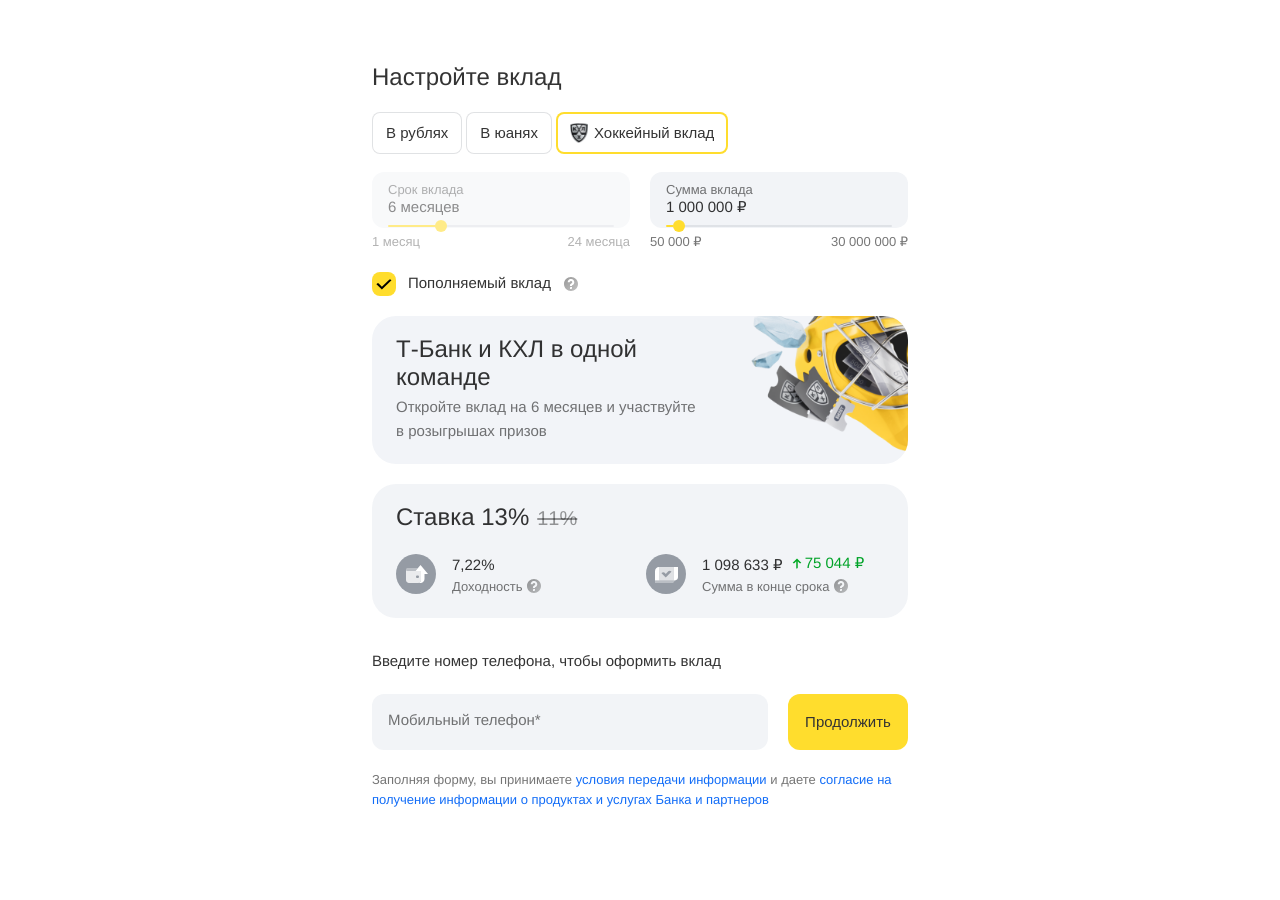
<file: index.html>
<!doctype html>
<html lang="ru">
  <head>
    <meta charset="utf-8">
    <meta name="viewport" content="width=device-width, initial-scale=1">
    <title>КХЛ x Вклад</title>
    <link rel="stylesheet" href="styles.css?v=49">
  </head>
  <body>
    <main class="page" aria-label="Настройка вклада">
      <section class="deposit-form" data-node-id="2749:9510">
        <h1>Настройте вклад</h1>

        <div class="filters" role="group" aria-label="Валюта вклада">
          <button class="filter-button" type="button">В рублях</button>
          <button class="filter-button" type="button">В юанях</button>
          <button class="filter-button is-active" type="button" data-deposit="khl">
            <img class="badge" src="assets/khl-badge.png" alt="">
            <span>Хоккейный вклад</span>
          </button>
        </div>

        <div class="slider-grid">
          <div class="slider-field is-disabled">
            <label for="termRange">Срок вклада</label>
            <output id="termOutput" for="termRange">6 месяцев</output>
            <div class="term-options" aria-label="Срок вклада">
              <button class="term-option" type="button" data-term="3">3 мес</button>
              <button class="term-option" type="button" data-term="6">6 мес</button>
              <button class="term-option" type="button" data-term="9">9 мес</button>
              <button class="term-option" type="button" data-term="12">12 мес</button>
              <button class="term-other" type="button">Другой срок</button>
            </div>
            <input id="termRange" type="range" min="1" max="24" value="6" disabled>
            <div class="range-labels">
              <span>1 месяц</span>
              <span>24 месяца</span>
            </div>
          </div>

          <div class="slider-field">
            <label for="amountRange">Сумма вклада</label>
            <output id="amountOutput" for="amountRange">1 000 000 ₽</output>
            <input id="amountRange" type="range" min="50000" max="30000000" step="50000" value="1000000">
            <div class="range-labels">
              <span>50 000 ₽</span>
              <span>30 000 000 ₽</span>
            </div>
          </div>
        </div>

        <label class="checkbox-row">
          <input type="checkbox" checked>
          <span class="checkbox-mark" aria-hidden="true"></span>
          <span class="checkbox-label">Пополняемый вклад</span>
          <span class="hint" aria-label="Подсказка"></span>
        </label>

        <article class="promo-card promo-target">
          <div class="promo-copy">
            <h2>
              <span class="promo-title-desktop">Т-Банк и КХЛ в одной команде</span>
              <span class="promo-title-mobile">Т-Банк и КХЛ<br>в одной команде</span>
            </h2>
            <p>
              <span class="promo-text-desktop">Откройте вклад на&nbsp;6&nbsp;месяцев и участвуйте<br>в розыгрышах призов</span>
              <span class="promo-text-mobile">Откройте вклад на&nbsp;6&nbsp;месяцев и участвуйте<br>в розыгрышах призов</span>
              <span class="promo-text-narrow">Откройте вклад на&nbsp;6&nbsp;месяцев<br>и участвуйте в розыгрышах призов</span>
              <span class="promo-text-compact">Откройте вклад на&nbsp;6&nbsp;месяцев<br>и участвуйте в розыгрышах призов</span>
            </p>
          </div>
          <img class="promo-image" src="assets/khl-helmet.png" alt="">
        </article>

        <article class="rate-card">
          <header class="rate-header">
            <strong>Ставка <span id="rateValue">13%</span></strong>
            <span>11%</span>
          </header>

          <div class="rate-metrics">
            <div class="metric">
              <span class="metric-icon wallet" aria-hidden="true"></span>
              <div>
                <strong id="yieldValue">7,22%</strong>
                <p>Доходность <span class="hint" aria-label="Подсказка"></span></p>
              </div>
            </div>

            <div class="metric">
              <span class="metric-icon cash" aria-hidden="true"></span>
              <div>
                <strong id="totalValue">1 098 633 ₽</strong>
                <p class="gain">
                  <span class="arrow-up" aria-hidden="true"></span>
                  <span id="gainValue">75 044 ₽</span>
                </p>
                <p>Сумма в конце срока <span class="hint" aria-label="Подсказка"></span></p>
              </div>
            </div>
          </div>
        </article>

        <form class="lead-form">
          <p>Введите номер телефона, чтобы оформить вклад</p>
          <div class="lead-row">
            <div class="phone-field">
              <label class="phone-label" for="phoneInput">Мобильный телефон*</label>
              <input id="phoneInput" type="tel" inputmode="tel" autocomplete="tel" aria-label="Мобильный телефон">
              <button class="phone-clear" type="button" aria-label="Очистить телефон"></button>
            </div>
            <button type="submit">Продолжить</button>
          </div>
          <p class="legal">
            Заполняя форму, вы принимаете
            <a href="#">условия передачи информации</a>
            и даете
            <a href="#">согласие на получение информации о продуктах и услугах Банка и партнеров</a>
          </p>
        </form>
      </section>
    </main>

    <script src="script.js?v=18"></script>
  </body>
</html>
</file>
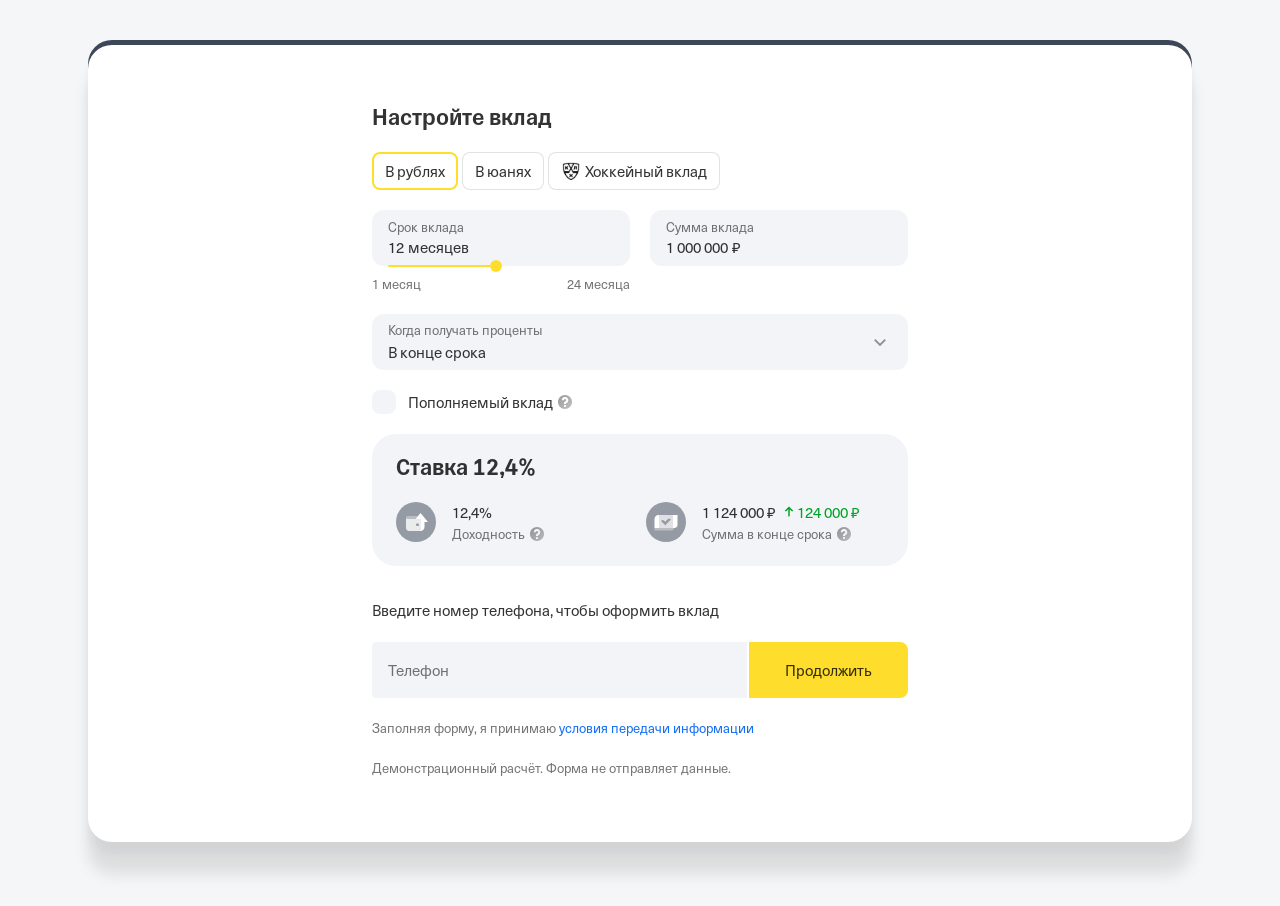
<file: deposit-calculator/index.html>
<!doctype html>
<html lang="ru">
<head>
  <meta charset="utf-8"><meta name="viewport" content="width=device-width, initial-scale=1">
  <title>Калькулятор вклада — прототип</title>
  <link rel="stylesheet" href="style.css?v=20261112-amount2"><script type="module" src="app.mjs?v=20261112-amount2"></script>
</head>
<body>
  <main class="frame">
    <section class="calculator" aria-labelledby="heading">
      <h1 id="heading">Настройте вклад</h1>
      <div class="currencies" role="group" aria-label="Валюта и вид вклада">
        <button type="button" data-currency="RUB" aria-pressed="true">В рублях</button>
        <button type="button" data-currency="CNY" aria-pressed="false" aria-disabled="true" aria-describedby="currency-help">В юанях</button>
        <button id="khl-chip" type="button" data-currency="KHL" aria-pressed="false" hidden><img src="assets/khl-badge.png" alt="" width="24" height="24">Хоккейный вклад</button>
      </div>
      <span id="currency-help" class="sr-only">На вкладе с выплатой в конце срока доступны только рубли</span>
      <div class="fields">
        <div class="field-group">
          <label class="field" for="months"><span class="caption">Срок вклада</span><span class="input-line"><input id="months" type="text" inputmode="numeric" autocomplete="off" value="12" aria-describedby="months-error"><span id="month-word">месяцев</span></span></label>
          <input id="month-range" class="range" type="range" min="1" max="24" value="12" aria-label="Срок вклада, ползунок">
          <div class="range-labels"><span>1 месяц</span><span>24 месяца</span></div>
          <p id="months-error" class="error" role="alert" hidden></p>
        </div>
        <div class="field-group">
          <label class="field" for="amount"><span class="caption">Сумма вклада</span><span class="input-line"><span class="amount-input"><span id="amount-sizer" aria-hidden="true">1 000 000</span><input id="amount" type="text" inputmode="decimal" autocomplete="off" value="1 000 000" aria-describedby="amount-error"></span><span id="currency-symbol">₽</span></span></label>
          <div id="amount-controls" hidden>
            <input id="amount-range" class="range" type="range" min="0" max="1000" value="300" aria-label="Сумма вклада, ползунок">
            <div class="range-labels"><span id="amount-min">50 000 ₽</span><span id="amount-max">30 000 000 ₽</span></div>
          </div>
          <p id="amount-error" class="error" role="alert" hidden></p>
        </div>
      </div>
      <div id="payout" class="payout">
        <button id="payout-button" type="button" class="field select-field" aria-label="Когда получать проценты" aria-haspopup="listbox" aria-expanded="false" aria-controls="payout-options"><span><span class="caption">Когда получать проценты</span><span id="payout-value">В конце срока</span></span><span class="chevron" aria-hidden="true"></span></button>
        <div id="payout-fixed" class="field select-field fixed-field" role="group" aria-label="Когда получать проценты" aria-disabled="true" aria-describedby="payout-explanation" hidden><span><span class="caption">Когда получать проценты</span><span>Каждый месяц</span></span><span class="lock-accessory" aria-hidden="true"><span class="lock-icon"></span></span></div>
        <p id="payout-explanation" class="field-explanation" role="status" hidden>В юанях проценты выплачиваются только ежемесячно</p>
        <div id="payout-options" class="dropdown" role="listbox" aria-label="Когда получать проценты" hidden>
          <button id="maturity-option" class="option" type="button" role="option" aria-selected="true" data-frequency="maturity"><span>В конце срока</span><small id="maturity-description">Ставка 12,4%. Проценты придут только после закрытия вклада</small></button>
          <button id="monthly-option" class="option" type="button" role="option" aria-selected="false" data-frequency="monthly"><span>Каждый месяц</span><small>Проценты приходят раз в месяц в один и тот же день</small></button>
        </div>
      </div>
      <div id="replenishment" class="replenishment">
        <label class="checkbox-label"><input id="replenishable" type="checkbox"><span class="checkbox" aria-hidden="true"></span><span>Пополняемый вклад</span></label>
        <button class="hint" type="button" data-hint="replenishment" aria-label="Условия пополнения" aria-expanded="false"><img src="assets/question.svg" alt=""></button>
      </div>
      <div id="one-month-card" class="one-month-card" hidden><span>Ограничен срок пополнения</span><button type="button" data-hint="replenishment" aria-expanded="false">Подробности</button></div>
      <section class="result" aria-label="Расчёт дохода" aria-live="polite" aria-atomic="true">
        <h2>Ставка <span id="rate">12,4%</span></h2>
        <div class="result-row">
          <div class="metric"><span class="avatar"><img src="assets/wallet.svg" alt=""></span><div><div id="yield" class="metric-value">12,4%</div><div class="metric-label">Доходность <button class="hint" type="button" data-hint="yield" aria-label="Как рассчитана доходность" aria-expanded="false"><img src="assets/question.svg" alt=""></button></div></div></div>
          <div class="metric"><span class="avatar"><img src="assets/cash.svg" alt=""></span><div><div class="amounts"><span id="total">1 124 000 ₽</span><span class="profit"><span class="arrow" aria-hidden="true"></span><span id="income">124 000 ₽</span></span></div><div class="metric-label">Сумма в конце срока <button class="hint" type="button" data-hint="total" aria-label="Как рассчитана сумма в конце срока" aria-expanded="false"><img src="assets/question.svg" alt=""></button></div></div></div>
        </div>
      </section>
      <section id="khl-banner" class="khl-banner" aria-labelledby="khl-heading" hidden>
        <img src="assets/khl-banner.png" alt="">
        <div class="khl-copy"><h2 id="khl-heading">Т-Банк и КХЛ в одной команде</h2><p>Откройте вклад на&nbsp;4 месяца и&nbsp;участвуйте в&nbsp;розыгрыше&nbsp;призов</p></div>
      </section>
      <form id="phone-form" class="phone-form" aria-labelledby="phone-heading" novalidate hidden>
        <p id="phone-heading">Введите номер телефона, чтобы оформить вклад</p>
        <div class="phone-row">
          <label class="phone-field"><input id="phone" type="tel" inputmode="tel" autocomplete="tel" maxlength="24" placeholder=" " required aria-describedby="phone-error phone-demo"><span>Телефон</span></label>
          <button type="submit">Продолжить</button>
        </div>
        <p id="phone-error" class="error" role="alert" hidden></p>
        <p id="phone-status" class="phone-status" role="status" hidden></p>
        <p class="phone-legal">Заполняя форму, я принимаю <a href="https://www.tbank.ru/static/documents/oferta-information-transfer-terms.pdf" target="_blank" rel="noopener noreferrer">условия передачи информации</a></p>
      </form>
      <p id="phone-demo" class="demo-note">Демонстрационный расчёт</p>
      <div id="tooltip" class="tooltip" role="tooltip" hidden></div>
    </section>
  </main>
  <div id="notice" class="notice" role="status" hidden><span id="notice-text"></span><button id="notice-close" type="button" aria-label="Закрыть уведомление">×</button></div>
</body>
</html>
</file>
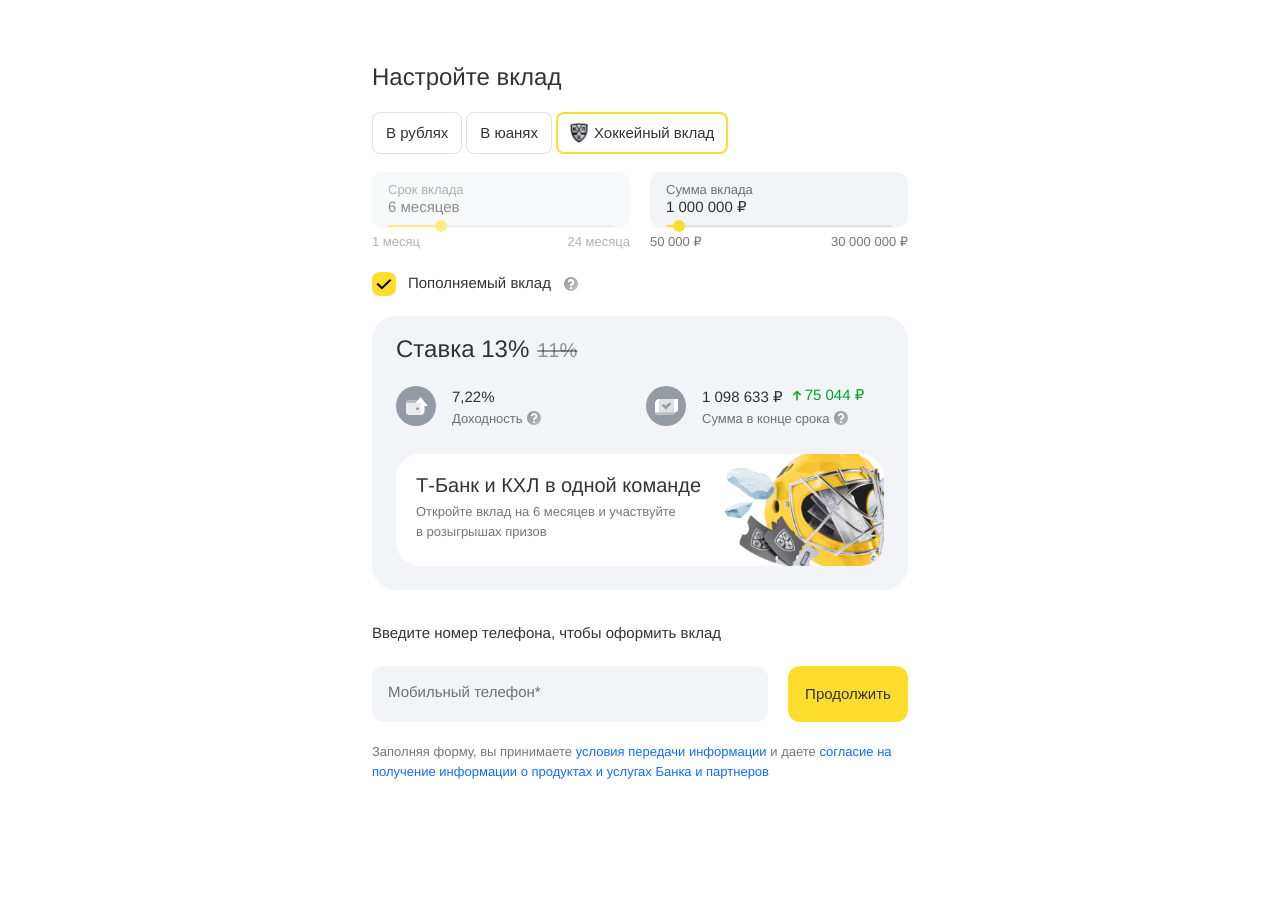
<file: v2/index.html>
<!doctype html>
<html lang="ru">
  <head>
    <meta charset="utf-8">
    <meta name="viewport" content="width=device-width, initial-scale=1">
    <title>КХЛ x Вклад — версия 2</title>
    <link rel="stylesheet" href="../styles.css?v=49">
  </head>
  <body>
    <main class="page" aria-label="Настройка вклада">
      <section class="deposit-form version-v2" data-node-id="2762:13738">
        <h1>Настройте вклад</h1>

        <div class="filters" role="group" aria-label="Валюта вклада">
          <button class="filter-button" type="button">В рублях</button>
          <button class="filter-button" type="button">В юанях</button>
          <button class="filter-button is-active" type="button" data-deposit="khl">
            <img class="badge" src="../assets/khl-badge.png" alt="">
            <span>Хоккейный вклад</span>
          </button>
        </div>

        <div class="slider-grid">
          <div class="slider-field is-disabled">
            <label for="termRange">Срок вклада</label>
            <output id="termOutput" for="termRange">6 месяцев</output>
            <div class="term-options" aria-label="Срок вклада">
              <button class="term-option" type="button" data-term="3">3 мес</button>
              <button class="term-option" type="button" data-term="6">6 мес</button>
              <button class="term-option" type="button" data-term="9">9 мес</button>
              <button class="term-option" type="button" data-term="12">12 мес</button>
              <button class="term-other" type="button">Другой срок</button>
            </div>
            <input id="termRange" type="range" min="1" max="24" value="6" disabled>
            <div class="range-labels">
              <span>1 месяц</span>
              <span>24 месяца</span>
            </div>
          </div>

          <div class="slider-field">
            <label for="amountRange">Сумма вклада</label>
            <output id="amountOutput" for="amountRange">1 000 000 ₽</output>
            <input id="amountRange" type="range" min="50000" max="30000000" step="50000" value="1000000">
            <div class="range-labels">
              <span>50 000 ₽</span>
              <span>30 000 000 ₽</span>
            </div>
          </div>
        </div>

        <label class="checkbox-row">
          <input type="checkbox" checked>
          <span class="checkbox-mark" aria-hidden="true"></span>
          <span class="checkbox-label">Пополняемый вклад</span>
          <span class="hint" aria-label="Подсказка"></span>
        </label>

        <article class="rate-card rate-card-v2">
          <header class="rate-header">
            <strong>Ставка <span id="rateValue">13%</span></strong>
            <span>11%</span>
          </header>

          <div class="rate-metrics">
            <div class="metric">
              <span class="metric-icon wallet" aria-hidden="true"></span>
              <div>
                <strong id="yieldValue">7,22%</strong>
                <p>Доходность <span class="hint" aria-label="Подсказка"></span></p>
              </div>
            </div>

            <div class="metric">
              <span class="metric-icon cash" aria-hidden="true"></span>
              <div>
                <strong id="totalValue">1 098 633 ₽</strong>
                <p class="gain">
                  <span class="arrow-up" aria-hidden="true"></span>
                  <span id="gainValue">75 044 ₽</span>
                </p>
                <p>Сумма в конце срока <span class="hint" aria-label="Подсказка"></span></p>
              </div>
            </div>
          </div>

          <div class="rate-promo promo-target">
            <div class="promo-copy">
              <h2>Т-Банк и КХЛ в одной команде</h2>
              <p>Откройте вклад на&nbsp;6&nbsp;месяцев и участвуйте<br>в розыгрышах призов</p>
            </div>
            <img class="promo-image" src="../assets/khl-helmet.png" alt="">
          </div>
        </article>

        <form class="lead-form">
          <p>Введите номер телефона, чтобы оформить вклад</p>
          <div class="lead-row">
            <div class="phone-field">
              <label class="phone-label" for="phoneInput">Мобильный телефон*</label>
              <input id="phoneInput" type="tel" inputmode="tel" autocomplete="tel" aria-label="Мобильный телефон">
              <button class="phone-clear" type="button" aria-label="Очистить телефон"></button>
            </div>
            <button type="submit">Продолжить</button>
          </div>
          <p class="legal">
            Заполняя форму, вы принимаете
            <a href="#">условия передачи информации</a>
            и даете
            <a href="#">согласие на получение информации о продуктах и услугах Банка и партнеров</a>
          </p>
        </form>
      </section>
    </main>

    <script src="../script.js?v=18"></script>
  </body>
</html>
</file>
<file: styles.css>
:root {
  --accent: #ffdd2d;
  --text-primary: rgba(0, 0, 0, 0.8);
  --text-secondary: rgba(0, 0, 0, 0.54);
  --text-muted: rgba(0, 0, 0, 0.4);
  --neutral: rgba(36, 74, 127, 0.06);
  --border: rgba(0, 16, 36, 0.12);
  --link: #126df7;
  --positive: #00a328;
  --avatar: #959ba4;
  --card: #f2f4f8;
  --font-ui: "Neue Haas Unica W1G", Arial, Helvetica, sans-serif;
  --font-heading: "T-Sans", "Tinkoff Sans", Arial, Helvetica, sans-serif;
}

* {
  box-sizing: border-box;
}

html {
  background: #fff;
  -webkit-text-size-adjust: 100%;
  text-size-adjust: 100%;
}

body {
  margin: 0;
  color: var(--text-primary);
  font-family: var(--font-ui);
  font-size: 15px;
  line-height: 24px;
  -webkit-font-smoothing: antialiased;
  text-rendering: geometricPrecision;
}

button,
input {
  font: inherit;
}

button {
  cursor: pointer;
}

.page {
  min-height: 100vh;
  display: flex;
  justify-content: center;
  padding: 64px 24px;
}

.deposit-form {
  width: 100%;
  max-width: 536px;
  min-width: 0;
}

h1,
h2,
p {
  margin: 0;
}

h1 {
  font-family: var(--font-heading);
  font-size: 24px;
  font-weight: 500;
  line-height: 28px;
  margin-bottom: 20px;
}

.filters {
  display: flex;
  gap: 4px;
  flex-wrap: wrap;
  margin-bottom: 18px;
}

.filter-button {
  box-shadow: inset 0 0 0 1px var(--border);
  min-height: 42px;
  display: inline-flex;
  align-items: center;
  gap: 6px;
  padding: 9px 14px;
  border: 0;
  border-radius: 8px;
  background: #fff;
  color: var(--text-primary);
  line-height: 20px;
}

.filter-button.is-active {
  box-shadow: inset 0 0 0 2px var(--accent);
}

.badge {
  order: -1;
  width: 18px;
  height: 20px;
  object-fit: contain;
}

.slider-grid {
  display: grid;
  grid-template-columns: 1fr 1fr;
  gap: 20px;
  margin-bottom: 20px;
}

.slider-field {
  position: relative;
  min-width: 0;
  padding-bottom: 34px;
}

.slider-field::before {
  content: "";
  position: absolute;
  top: 0;
  left: 0;
  right: 0;
  height: 56px;
  border-radius: 12px;
  background: var(--neutral);
}

.slider-field label,
.slider-field output {
  position: relative;
  z-index: 1;
  display: block;
  padding-left: 16px;
  padding-right: 16px;
}

.slider-field label {
  padding-top: 10px;
  color: var(--text-secondary);
  font-size: 13px;
  line-height: 16px;
}

.slider-field output {
  color: var(--text-primary);
  line-height: 20px;
}

.slider-field input[type="range"] {
  position: absolute;
  z-index: 2;
  top: 48px;
  left: 16px;
  width: calc(100% - 32px);
  height: 12px;
  margin: 0;
  appearance: none;
  background: transparent;
}

.slider-field input[type="range"]::-webkit-slider-runnable-track {
  height: 2px;
  border-radius: 10px;
  background: linear-gradient(to right, var(--accent) var(--range-progress, 0%), rgba(0, 16, 36, 0.08) var(--range-progress, 0%));
}

.slider-field input[type="range"]::-moz-range-track {
  height: 2px;
  border-radius: 10px;
  background: rgba(0, 16, 36, 0.08);
}

.slider-field input[type="range"]::-moz-range-progress {
  height: 2px;
  border-radius: 10px;
  background: var(--accent);
}

.slider-field input[type="range"]::-webkit-slider-thumb {
  width: 12px;
  height: 12px;
  margin-top: -5px;
  appearance: none;
  border: 0;
  border-radius: 50%;
  background: var(--accent);
}

.slider-field input[type="range"]::-moz-range-thumb {
  width: 12px;
  height: 12px;
  border: 0;
  border-radius: 50%;
  background: var(--accent);
}

.term-options {
  display: none;
}

.slider-field.is-disabled {
  opacity: 0.56;
}

.range-labels {
  position: absolute;
  left: 0;
  right: 0;
  bottom: 0;
  display: flex;
  justify-content: space-between;
  color: var(--text-secondary);
  font-size: 13px;
  line-height: 20px;
  white-space: nowrap;
}

.promo-card {
  position: relative;
  min-height: 120px;
  max-height: 220px;
  display: flex;
  align-items: flex-start;
  overflow: hidden;
  border-radius: 24px;
  background: var(--card);
  margin-bottom: 20px;
  padding: 20px 24px;
  transform-origin: top center;
  transition:
    opacity 180ms ease,
    transform 180ms ease,
    min-height 220ms ease,
    max-height 220ms ease,
    margin-bottom 220ms ease,
    padding-top 220ms ease,
    padding-bottom 220ms ease;
  will-change: opacity, transform, max-height;
}

.promo-card::after,
.rate-promo::after {
  content: "";
  position: absolute;
  inset: 0;
  z-index: 3;
  pointer-events: none;
  border-radius: inherit;
  background: linear-gradient(106deg, rgba(255, 255, 255, 0.00) 23.26%, rgba(255, 255, 255, 0.01) 27%, rgba(255, 255, 255, 0.02) 30.28%, rgba(255, 255, 255, 0.04) 32.48%, rgba(255, 255, 255, 0.09) 34.79%, rgba(255, 255, 255, 0.12) 35.94%, rgba(255, 255, 255, 0.16) 37.09%, rgba(255, 255, 255, 0.20) 38.24%, rgba(255, 255, 255, 0.25) 39.4%, rgba(255, 255, 255, 0.34) 41.44%, rgba(255, 255, 255, 0.41) 43.02%, rgba(255, 255, 255, 0.46) 44.01%, rgba(255, 255, 255, 0.60) 46.31%, rgba(255, 255, 255, 0.70) 47.88%, rgba(255, 255, 255, 0.76) 49.19%, rgba(255, 255, 255, 0.81) 50.76%, rgba(255, 255, 255, 0.82) 52.07%, rgba(255, 255, 255, 0.81) 53.22%, rgba(255, 255, 255, 0.76) 54.95%, rgba(255, 255, 255, 0.70) 56.11%, rgba(255, 255, 255, 0.60) 57.83%, rgba(255, 255, 255, 0.46) 60.14%, rgba(255, 255, 255, 0.40) 61.29%, rgba(255, 255, 255, 0.35) 62.44%, rgba(255, 255, 255, 0.25) 64.75%, rgba(255, 255, 255, 0.20) 65.9%, rgba(255, 255, 255, 0.16) 67.05%, rgba(255, 255, 255, 0.12) 68.21%, rgba(255, 255, 255, 0.09) 69.36%, rgba(255, 255, 255, 0.04) 71.66%, rgba(255, 255, 255, 0.02) 73.97%, rgba(255, 255, 255, 0.01) 77.43%, rgba(255, 255, 255, 0.00) 80.88%);
  opacity: 0;
  transform: translateX(-100%);
}

.promo-card.is-shining::after,
.rate-promo.is-shining::after {
  animation: promo-shine-sweep 1400ms cubic-bezier(0.2, 0, 0, 1) 620ms 1 both;
}

.promo-card.is-image-revealing .promo-image,
.rate-promo.is-image-revealing .promo-image {
  animation: promo-image-fade-in 360ms cubic-bezier(0.2, 0, 0, 1) 140ms 1 both;
  will-change: opacity, transform;
}

.promo-card.is-image-hiding .promo-image,
.rate-promo.is-image-hiding .promo-image {
  animation: promo-image-fade-out 100ms ease 1 both;
  will-change: opacity, transform;
}

@keyframes promo-shine-sweep {
  0% {
    opacity: 0;
    transform: translateX(-100%);
  }

  1%,
  99% {
    opacity: 1;
  }

  100% {
    opacity: 0;
    transform: translateX(100%);
  }
}

@keyframes promo-image-fade-in {
  0% {
    opacity: 0;
    transform: scale(0.985);
  }

  100% {
    opacity: 1;
    transform: scale(1);
  }
}

@keyframes promo-image-fade-out {
  0% {
    opacity: 1;
    transform: scale(1);
  }

  100% {
    opacity: 0;
    transform: scale(0.995);
  }
}

.promo-card.is-hiding {
  min-height: 0;
  max-height: 0;
  margin-bottom: 0;
  padding-top: 0;
  padding-bottom: 0;
  opacity: 0;
  pointer-events: none;
  transform: translateY(-8px);
}

.promo-card[hidden] {
  display: none;
}

.promo-target[hidden] {
  display: none;
}

.promo-copy {
  position: relative;
  z-index: 1;
}

.promo-copy h2 {
  font-family: var(--font-heading);
  max-width: 324px;
  color: rgba(0, 0, 0, 0.8);
  font-size: 24px;
  font-weight: 500;
  line-height: 28px;
  margin-bottom: 4px;
}

.promo-copy p {
  max-width: 488px;
  color: rgba(0, 0, 0, 0.54);
  font-size: 15px;
  line-height: 24px;
}

.promo-title-mobile,
.promo-text-mobile,
.promo-text-narrow,
.promo-text-compact {
  display: none;
}

.promo-image {
  position: absolute;
  top: -19.69%;
  left: 53.55%;
  width: 79.7%;
  height: auto;
  object-fit: contain;
}

.checkbox-row {
  display: flex;
  align-items: center;
  gap: 12px;
  width: max-content;
  max-width: 100%;
  margin-bottom: 20px;
  cursor: pointer;
}

.checkbox-row input {
  position: absolute;
  opacity: 0;
  pointer-events: none;
}

.checkbox-mark {
  width: 24px;
  height: 24px;
  flex: 0 0 auto;
  border-radius: 8px;
  background: var(--accent);
  position: relative;
}

.checkbox-mark::after {
  content: "";
  position: absolute;
  inset: 0;
  background: url("assets/check.svg") center / 24px 24px no-repeat;
}

.checkbox-row input:not(:checked) + .checkbox-mark {
  background: #fff;
  border: 1px solid var(--border);
}

.checkbox-row input:not(:checked) + .checkbox-mark::after {
  opacity: 0;
}

.checkbox-label {
  white-space: nowrap;
}

.hint {
  display: inline-block;
  width: 16px;
  height: 16px;
  flex: 0 0 auto;
  vertical-align: -3px;
  background: url("assets/question-mask.svg") center / 16px 16px no-repeat;
  opacity: 0.4;
}

.rate-card {
  overflow: hidden;
  border-radius: 24px;
  background: var(--neutral);
  margin-bottom: 32px;
  padding: 20px 24px 16px;
}

.version-v2 .rate-card {
  padding: 20px 24px 24px;
}

.rate-header {
  display: flex;
  align-items: baseline;
  gap: 8px;
  margin-bottom: 14px;
  font-family: var(--font-heading);
}

.rate-header strong {
  font-size: 24px;
  font-weight: 500;
  line-height: 28px;
}

.rate-header > span {
  color: var(--text-muted);
  font-size: 20px;
  line-height: 24px;
  text-decoration: line-through;
}

.rate-metrics {
  display: grid;
  grid-template-columns: 1fr 1fr;
  gap: 12px;
}

.rate-promo {
  position: relative;
  height: 112px;
  max-height: 140px;
  overflow: hidden;
  border-radius: 24px;
  background: #fff;
  margin-top: 20px;
  padding: 20px;
  transform-origin: top center;
  transition:
    opacity 180ms ease,
    transform 180ms ease,
    height 220ms ease,
    max-height 220ms ease,
    margin-top 220ms ease,
    padding-top 220ms ease,
    padding-bottom 220ms ease;
  will-change: opacity, transform, max-height;
}

.rate-promo.is-hiding {
  height: 0;
  max-height: 0;
  margin-top: 0;
  padding-top: 0;
  padding-bottom: 0;
  opacity: 0;
  pointer-events: none;
  transform: translateY(-8px);
}

.rate-promo .promo-copy h2 {
  max-width: 300px;
  font-size: 20px;
  line-height: 24px;
  white-space: nowrap;
}

.rate-promo .promo-copy p {
  max-width: 260px;
  color: var(--text-secondary);
  font-size: 13px;
  line-height: 20px;
}

.rate-promo .promo-image {
  top: -9%;
  left: 20%;
  width: 140%;
  height: 145%;
}

.metric {
  min-height: 56px;
  display: flex;
  align-items: center;
  gap: 16px;
  min-width: 0;
}

.metric > div {
  min-width: 0;
}

.metric-icon {
  width: 40px;
  height: 40px;
  flex: 0 0 auto;
  border-radius: 50%;
  background-color: var(--avatar);
  position: relative;
}

.metric-icon::after {
  content: "";
  position: absolute;
  left: 8px;
  top: 8px;
  width: 24px;
  height: 24px;
  filter: invert(1);
}

.metric-icon.wallet::after {
  background: url("assets/wallet-mask.svg") 2px 3px / 22px 18px no-repeat;
}

.metric-icon.cash::after {
  background: url("assets/cash-mask.svg") 1px 5px / 23px 16px no-repeat;
}

.metric strong {
  display: inline-block;
  font-weight: 400;
  line-height: 20px;
}

.metric p {
  color: var(--text-secondary);
  font-size: 13px;
  line-height: 16px;
  white-space: nowrap;
}

.metric .gain {
  display: inline-flex;
  align-items: center;
  gap: 2px;
  color: var(--positive);
  font-size: 15px;
  line-height: 20px;
  margin-left: 4px;
}

.arrow-up {
  width: 12px;
  height: 12px;
  background: url("assets/arrow-up.svg") center / 12px 12px no-repeat;
  filter: brightness(0) saturate(100%) invert(39%) sepia(98%) saturate(942%) hue-rotate(101deg) brightness(91%) contrast(104%);
}

.lead-form > p:first-child {
  margin-bottom: 20px;
}

.lead-row {
  display: grid;
  grid-template-columns: 1fr 120px;
  gap: 20px;
  margin-bottom: 20px;
}

.phone-field {
  position: relative;
  height: 56px;
  display: flex;
  flex-direction: column;
  justify-content: center;
  border-radius: 12px;
  background: var(--neutral);
  padding: 0 44px 0 16px;
}

.phone-label {
  color: var(--text-secondary);
  font-size: 15px;
  line-height: 20px;
  transition: font-size 0.12s ease, line-height 0.12s ease;
}

.phone-field input {
  width: 100%;
  border: 0;
  outline: 0;
  background: transparent;
  color: var(--text-primary);
  font-size: 15px;
  line-height: 20px;
}

.phone-field:not(.is-active):not(.has-value) input {
  height: 0;
  opacity: 0;
}

.phone-field.is-active,
.phone-field.has-value {
  gap: 2px;
}

.phone-field.is-active .phone-label,
.phone-field.has-value .phone-label {
  font-size: 13px;
  line-height: 16px;
}

.phone-clear {
  position: absolute;
  top: 16px;
  right: 16px;
  width: 24px;
  height: 24px;
  display: none;
  border: 0;
  padding: 0;
  background: transparent;
}

.phone-clear::before,
.phone-clear::after {
  content: "";
  position: absolute;
  top: 11px;
  left: 3px;
  width: 18px;
  height: 2px;
  border-radius: 1px;
  background: var(--text-muted);
}

.phone-clear::before {
  transform: rotate(45deg);
}

.phone-clear::after {
  transform: rotate(-45deg);
}

.phone-field.has-value .phone-clear {
  display: block;
}

.lead-row button {
  min-height: 56px;
  border: 0;
  border-radius: 12px;
  background: var(--accent);
  color: #333;
  padding: 16px;
}

.legal {
  color: var(--text-secondary);
  font-size: 13px;
  line-height: 20px;
}

.legal a {
  color: var(--link);
  text-decoration: none;
}

@media (max-width: 620px) {
  :root {
    --font-ui: -apple-system, BlinkMacSystemFont, "Segoe UI", Roboto, "Helvetica Neue", Arial, sans-serif;
    --font-heading: -apple-system, BlinkMacSystemFont, "Segoe UI", Roboto, "Helvetica Neue", Arial, sans-serif;
  }

  body {
    font-size: 15px;
    letter-spacing: -0.24px;
    line-height: 24px;
  }

  .page {
    justify-content: flex-start;
    padding: 24px 16px;
  }

  .deposit-form {
    display: flex;
    flex-direction: column;
  }

  h1 {
    order: 1;
    margin-bottom: 16px;
    font-size: 20px;
    font-weight: 700;
    line-height: 24px;
    letter-spacing: 0.38px;
  }

  .filters {
    order: 2;
    margin-bottom: 20px;
  }

  .filter-button {
    min-height: 32px;
    gap: 4px;
    padding: 6px 12px;
    font-size: 13px;
    line-height: 20px;
    letter-spacing: 0;
  }

  .badge {
    width: 20px;
    height: 20px;
  }

  .slider-grid {
    order: 3;
    display: flex;
    flex-direction: column;
    gap: 20px;
    margin-bottom: 20px;
  }

  .slider-grid,
  .rate-metrics,
  .lead-row {
    grid-template-columns: 1fr;
  }

  .slider-field {
    padding-bottom: 28px;
  }

  .slider-field:first-child {
    display: flex;
    flex-direction: column;
    align-items: flex-start;
    padding-bottom: 0;
  }

  .slider-field:first-child::before,
  .slider-field:first-child input[type="range"],
  .slider-field:first-child .range-labels {
    display: none;
  }

  .slider-field:first-child label {
    padding: 0;
    margin-bottom: 12px;
    color: var(--text-primary);
    font-family: var(--font-ui);
    font-size: 15px;
    line-height: 24px;
    letter-spacing: -0.24px;
  }

  .slider-field:first-child output {
    min-height: 44px;
    display: inline-flex;
    align-items: center;
    padding: 10px 16px;
    border-radius: 8px;
    box-shadow: inset 0 0 0 2px var(--accent);
    font-size: 0;
    line-height: 0;
    white-space: nowrap;
  }

  .slider-field:first-child:not(.is-disabled) output {
    display: none;
  }

  .slider-field:first-child output::after {
    content: "6 мес";
    color: var(--text-primary);
    font-size: 15px;
    line-height: 24px;
    letter-spacing: -0.24px;
  }

  .slider-field:first-child:not(.is-disabled) .term-options {
    display: flex;
    flex-wrap: wrap;
    gap: 4px 6px;
    width: 100%;
  }

  .term-option,
  .term-other {
    min-height: 44px;
    border: 0;
    border-radius: 8px;
    background: #fff;
    color: var(--text-primary);
    font-size: 15px;
    line-height: 24px;
    letter-spacing: -0.24px;
  }

  .term-option {
    min-width: 82px;
    padding: 10px 16px;
    box-shadow: inset 0 0 0 1px var(--border);
  }

  .term-option.is-active {
    box-shadow: inset 0 0 0 2px var(--accent);
  }

  .term-other {
    flex-basis: 100%;
    min-height: 24px;
    padding: 8px 0 0;
    color: var(--link);
    text-align: right;
  }

  .slider-field.is-disabled {
    opacity: 1;
  }

  .slider-field:not(:first-child) label {
    font-size: 13px;
    line-height: 16px;
    letter-spacing: 0;
  }

  .slider-field:not(:first-child) output {
    font-size: 15px;
    line-height: 20px;
    letter-spacing: 0;
  }

  .slider-field:not(:first-child) {
    padding-bottom: 36px;
  }

  .slider-field:not(:first-child) .range-labels {
    bottom: -4px;
  }

  .range-labels {
    font-size: 13px;
    line-height: 20px;
    letter-spacing: 0;
  }

  .promo-card {
    order: 4;
    min-height: 124px;
    margin-bottom: 20px;
    padding: 20px 24px;
  }

  .promo-copy h2 {
    max-width: 220px;
    font-size: 20px;
    font-weight: 700;
    line-height: 22px;
    letter-spacing: 0.38px;
  }

  .promo-card .promo-title-desktop {
    display: none;
  }

  .promo-card .promo-title-mobile {
    display: inline;
  }

  .promo-card .promo-copy p {
    max-width: 245px;
    font-size: 15px;
    line-height: 18px;
    letter-spacing: -0.24px;
    overflow: visible;
  }

  .promo-card .promo-text-desktop {
    display: none;
  }

  .promo-card .promo-text-mobile {
    display: inline;
  }

  .promo-card .promo-image {
    top: -19.69%;
    left: 53.55%;
    right: auto;
    width: 79.7%;
    height: auto;
  }

  .promo-card.is-image-hiding .promo-image {
    animation: none;
  }

  .checkbox-row {
    order: 5;
    gap: 2px;
    width: auto;
    margin-bottom: 20px;
    cursor: default;
  }

  .checkbox-row input,
  .checkbox-mark {
    display: none;
  }

  .checkbox-label {
    color: var(--text-primary);
    font-size: 0;
    line-height: 0;
    letter-spacing: 0;
    white-space: nowrap;
  }

  .checkbox-label::after {
    content: "Срок пополнения ограничен";
    font-size: 15px;
    line-height: 18px;
    letter-spacing: -0.24px;
  }

  .checkbox-row .hint {
    width: 24px;
    height: 24px;
    background-size: 16px 16px;
  }

  .rate-card {
    order: 6;
    margin-bottom: 24px;
    padding: 20px 24px 16px;
  }

  .version-v2 .rate-card {
    padding-bottom: 16px;
  }

  .rate-header {
    margin-bottom: 8px;
  }

  .rate-header strong {
    font-size: 20px;
    font-weight: 700;
    line-height: 24px;
    letter-spacing: 0.38px;
  }

  .rate-header > span,
  .metric .gain {
    display: none;
  }

  .rate-metrics {
    display: flex;
    flex-direction: column;
    gap: 4px;
  }

  .rate-promo {
    height: 156px;
    margin-top: 16px;
    padding: 24px;
  }

  .rate-promo .promo-copy h2 {
    max-width: 190px;
    font-size: 0;
    font-weight: 700;
    line-height: 0;
    letter-spacing: 0.38px;
    white-space: normal;
  }

  .rate-promo .promo-copy h2::before {
    content: "Т-Банк и КХЛ\Aв одной команде";
    white-space: pre-line;
    font-size: 20px;
    line-height: 22px;
  }

  .rate-promo .promo-copy p {
    max-width: 245px;
    font-size: 15px;
    line-height: 18px;
    letter-spacing: -0.24px;
    overflow: visible;
  }

  .rate-promo .promo-image {
    top: -3.03%;
    left: 25%;
    width: 115.45%;
    height: 125%;
  }

  .metric strong {
    font-size: 15px;
    line-height: 20px;
    letter-spacing: -0.24px;
  }

  .metric p {
    font-size: 13px;
    line-height: 16px;
    letter-spacing: 0;
    white-space: nowrap;
  }

  .lead-form {
    order: 7;
  }

  .lead-form > p:first-child {
    margin-bottom: 12px;
  }

  .lead-row {
    gap: 24px;
    margin-bottom: 24px;
  }

  .lead-row button {
    width: 100%;
  }

  .legal {
    line-height: normal;
    letter-spacing: -0.08px;
  }
}

@media (prefers-reduced-motion: reduce) {
  .promo-card,
  .rate-promo {
    transition: none;
  }

  .promo-card.is-shining::after,
  .rate-promo.is-shining::after {
    animation: none;
  }

  .promo-card.is-image-revealing .promo-image,
  .promo-card.is-image-hiding .promo-image,
  .rate-promo.is-image-hiding .promo-image,
  .rate-promo.is-image-revealing .promo-image {
    animation: none;
  }
}

@media (min-width: 568px) and (max-width: 620px) {
  .promo-card .promo-copy p {
    max-width: 380px;
  }

  .promo-card .promo-image {
    top: -24px;
    left: auto;
    right: -178px;
    width: 427px;
  }
}

@media (min-width: 440px) and (max-width: 567px) {
  .promo-card .promo-copy p {
    max-width: 340px;
  }

  .promo-card .promo-text-mobile {
    display: none;
  }

  .promo-card .promo-text-narrow {
    display: inline;
  }

  .promo-card .promo-image {
    top: -24px;
    left: auto;
    right: -178px;
    width: 427px;
  }
}

@media (max-width: 439px) {
  .promo-card .promo-copy p {
    max-width: 300px;
  }

  .promo-card .promo-text-mobile {
    display: none;
  }

  .promo-card .promo-text-narrow {
    display: inline;
  }

  .promo-card .promo-image {
    top: -3.03%;
    left: 43.91%;
    width: 115.45%;
    height: 125%;
  }
}

@media (max-width: 375px) {
  .promo-card .promo-copy p {
    max-width: 320px;
  }

  .promo-card .promo-text-mobile,
  .promo-card .promo-text-narrow {
    display: none;
  }

  .promo-card .promo-text-compact {
    display: inline;
  }

  .promo-card .promo-image {
    top: -3.03%;
    left: 43.91%;
    width: 115.45%;
    height: 125%;
  }
}

@media (max-width: 390px) {
  .filter-button {
    flex: 0 0 auto;
    justify-content: center;
  }

  h1 {
    font-size: 20px;
  }

  .rate-header strong {
    font-size: 20px;
  }

  .checkbox-label,
  .metric p {
    white-space: nowrap;
  }
}
</file>
<file: deposit-calculator/style.css>
@font-face{font-family:Unica;src:url('assets/unica-regular.otf') format('opentype');font-weight:400;font-display:swap}
@font-face{font-family:T-Sans;src:url('assets/t-sans-medium.otf') format('opentype');font-weight:500;font-display:swap}
:root{--primary:rgba(0,0,0,.8);--secondary:rgba(0,0,0,.54);--neutral:rgba(36,74,127,.06);--accent:#ffdd2d;--border:rgba(0,16,36,.12);--positive:#00a328;--error:#d33838;--focus:#126df7}
*{box-sizing:border-box}body{margin:0;padding:40px 32px 64px;background:#f5f6f7;color:var(--primary);font:15px/20px Unica,Arial,sans-serif}button,input{font:inherit;color:inherit}button{cursor:pointer}button,input{ -webkit-tap-highlight-color:transparent}button:focus-visible,input:focus-visible{outline:2px solid var(--focus);outline-offset:3px}button{border:0}button:disabled{cursor:default} [hidden]{display:none!important}
.frame{max-width:1104px;margin:0 auto;padding:64px 24px;background:white;border-radius:24px;box-shadow:inset 0 5px #3e4757,0 32px 16px rgba(0,0,0,.1),0 12px 10px rgba(0,0,0,.04)}
.calculator{width:536px;max-width:100%;margin:0 auto;position:relative;display:flex;flex-direction:column;gap:20px}h1,h2{font:500 24px/28px T-Sans,Arial,sans-serif;margin:0;font-feature-settings:'liga' 0}h1{margin:0}
.currencies{display:flex;gap:4px}.currencies button{height:44px;padding:0 16px;border:1px solid var(--border);border-radius:8px;background:white;line-height:24px}.currencies button[aria-pressed=true]{border:2px solid var(--accent);padding:0 15px}.currencies button:hover{background:var(--neutral)}.currencies button[aria-disabled=true]{color:rgba(0,0,0,.4);cursor:help}
.fields{display:grid;grid-template-columns:1fr 1fr;gap:20px}.field-group{min-width:0}.field{display:flex;flex-direction:column;justify-content:center;background:var(--neutral);border-radius:12px;padding:9px 16px;height:56px;gap:2px;outline:1px solid transparent;outline-offset:-1px}.field:focus-within{outline-color:#333}.field:has(input[aria-invalid=true]){outline-color:var(--error);background:#fff3f2}.caption{display:block;font-size:13px;line-height:16px;color:var(--secondary)}.input-line{display:flex;align-items:baseline;gap:4px;line-height:20px}.input-line input{border:0;outline:0;background:transparent;padding:0;min-width:0;width:var(--input-width,8ch);height:20px;font-variant-numeric:tabular-nums}.input-line input:focus-visible{outline:0}#months{width:2ch}
.range{display:block;appearance:none;-webkit-appearance:none;width:calc(100% - 32px);height:16px;padding:0;margin:-8px 16px 0;position:relative;background:transparent;cursor:pointer;--progress:48%}.range::-webkit-slider-runnable-track{height:2px;background:linear-gradient(to right,var(--accent) var(--progress),transparent var(--progress));border-radius:2px}.range::-webkit-slider-thumb{appearance:none;-webkit-appearance:none;width:12px;height:12px;margin-top:-5px;background:url('assets/knob.svg') center/12px 12px no-repeat;border:0;border-radius:50%}.range::-moz-range-track{height:2px;background:transparent}.range::-moz-range-progress{height:2px;background:var(--accent)}.range::-moz-range-thumb{width:12px;height:12px;background:var(--accent);border:0;border-radius:50%}.range-labels{display:flex;justify-content:space-between;font-size:13px;line-height:20px;color:var(--secondary);margin-top:0}.error{font-size:13px;line-height:16px;color:var(--error);margin:8px 0 0}
.payout{position:relative}.select-field{width:100%;flex-direction:row;align-items:center;justify-content:space-between;text-align:left;padding:8px 16px}.select-field>span:first-child{display:flex;flex-direction:column;gap:4px}.select-field[aria-expanded=true]{outline-color:#000;background:#fff}.select-field[aria-disabled=true]{cursor:help}.select-field[aria-disabled=true] #payout-value{color:var(--secondary)}.chevron{width:16px;height:16px;background:rgba(0,0,0,.4);mask:url('assets/chevron.svg') center/16px 16px no-repeat;margin-right:4px}.dropdown{position:absolute;top:64px;left:0;width:100%;z-index:3;background:white;border:1px solid var(--border);border-radius:12px;padding:8px;box-shadow:0 5px 20px #0000001a;display:flex;flex-direction:column;gap:2px}.option{display:flex;flex-direction:column;gap:4px;text-align:left;padding:8px;background:#fff;border-radius:4px;min-height:56px}.option small{font-size:13px;line-height:16px;color:var(--secondary)}.option[aria-selected=true],.option:hover{background:var(--neutral)}.option[aria-disabled=true]{color:rgba(0,0,0,.4);cursor:help}
.replenishment{display:flex;align-items:center;gap:4px;min-height:24px}.checkbox-label{display:flex;align-items:center;gap:12px;cursor:pointer;position:relative;line-height:24px}.checkbox-label input{position:absolute;left:0;top:0;width:24px;height:24px;opacity:0;margin:0;cursor:pointer}.checkbox{width:24px;height:24px;border-radius:8px;background:var(--neutral);pointer-events:none;flex-shrink:0}.checkbox-label input:checked+.checkbox{background:var(--accent)}.checkbox-label input:checked+.checkbox:after{content:'';display:block;width:24px;height:24px;background:#000;mask:url('assets/check.svg') center/24px 24px no-repeat}.checkbox-label input:focus-visible+.checkbox{outline:2px solid var(--focus);outline-offset:3px}.checkbox-label:has(input:disabled){color:var(--secondary);cursor:help}.checkbox-label input:disabled{cursor:help}
.hint{display:inline-flex;align-items:center;justify-content:center;vertical-align:middle;background:none;padding:0;width:16px;height:16px;flex:0 0 16px;border-radius:50%;position:relative}.hint:before{content:'';position:absolute;inset:-4px}.hint img{display:block}.result{background:var(--neutral);border-radius:24px;min-height:132px;padding:20px 24px 16px}.result h2{margin-bottom:12px}.result-row{display:grid;grid-template-columns:1fr 1fr;gap:12px;margin:0 -0px}.metric{display:flex;align-items:center;gap:16px;min-width:0;min-height:56px}.avatar{display:flex;align-items:center;justify-content:center;width:40px;height:40px;flex:0 0 40px;border-radius:50%;background:#959ba4}.avatar img{display:block}.metric>div{min-width:0}.metric-value,.amounts{font-variant-numeric:tabular-nums;font-size:15px;line-height:20px}.amounts{display:flex;gap:8px;align-items:baseline;flex-wrap:wrap}.amounts>span{white-space:nowrap}.metric-label{display:flex;align-items:center;gap:4px;color:var(--secondary);font-size:13px;line-height:16px;margin-top:4px;white-space:nowrap}.profit{display:inline-flex;align-items:center;gap:2px;color:var(--positive)}.arrow{display:inline-block;flex:0 0 12px;width:12px;height:12px;background:var(--positive);mask:url('assets/arrow.svg') center/12px 12px no-repeat}.demo-note{font-size:13px;line-height:20px;color:var(--secondary);margin:0}
.tooltip{position:absolute;z-index:5;width:288px;max-width:100%;padding:12px 16px;border-radius:12px;background:#575b61;color:#fff;font-size:13px;line-height:20px;text-align:left}.tooltip::before{content:"";position:absolute;left:var(--arrow-x,50%);top:0;width:5.656854px;height:5.656854px;background:inherit;border-radius:2px 0 0;transform:translate(-50%,-50%) rotate(45deg)}.tooltip[data-placement="above"]::before{top:100%;border-radius:0 0 2px}.notice{position:fixed;bottom:24px;left:50%;transform:translateX(-50%);z-index:10;max-width:min(560px,calc(100% - 32px));width:max-content;display:flex;align-items:center;gap:20px;background:#333;color:#fff;border-radius:12px;padding:16px 20px;box-shadow:0 8px 24px #0002}.notice button{font:24px/24px Arial,sans-serif;background:transparent;color:white;padding:0}.sr-only{position:absolute;width:1px;height:1px;overflow:hidden;clip-path:inset(50%);white-space:nowrap}
@media(max-width:680px){body{padding:24px 16px 40px}.frame{padding:40px 24px}.fields{gap:16px}.result-row{grid-template-columns:1fr;gap:12px}.amounts{flex-wrap:wrap}.metric-label{white-space:normal}.result{padding:20px 24px}}
@media(max-width:430px){body{padding:16px 8px 32px}.frame{padding:32px 16px}.fields{grid-template-columns:1fr;gap:20px}.calculator{gap:20px}.option small{line-height:18px}}
.fixed-field{gap:8px;padding:8px 16px;opacity:.5;cursor:default!important}.lock-accessory{display:flex;align-items:center;justify-content:center;min-width:24px;min-height:24px}.lock-icon{position:relative;width:16px;height:16px}.lock-icon:before{content:'';position:absolute;left:3px;top:1.4px;width:10px;height:11.998px;background:rgba(0,0,0,.4);mask:url('assets/lock.svg') center/10px 11.998px no-repeat}.field-explanation{margin:8px 16px 0;color:var(--secondary);font-size:13px;line-height:20px}.variant-nav{display:flex;justify-content:center;flex-wrap:wrap;gap:8px 24px;max-width:1104px;margin:32px auto 0;font-size:13px;line-height:20px}.variant-nav a{color:var(--focus);text-decoration:none;border-bottom:1px solid transparent;padding:4px 0}.variant-nav a:hover{text-decoration:underline}.variant-nav a[aria-current=page]{color:var(--primary);border-bottom-color:var(--primary)}.variant-nav a:focus-visible{outline:2px solid var(--focus);outline-offset:3px}
.currencies{flex-wrap:wrap}.currencies button{display:inline-flex;align-items:center;justify-content:center;gap:4px}.currencies button img{flex-shrink:0}.field:has(input:disabled){opacity:.45}.range:disabled{opacity:.4;cursor:default}
.khl-banner{position:relative;overflow:hidden;border-radius:24px;background:rgba(36,74,127,.08);padding:20px 24px;min-height:120px}.khl-banner>img{position:absolute;inset:0;width:100%;height:100%;object-fit:cover;pointer-events:none}.khl-copy{position:relative;padding-right:90px}.khl-copy h2{font-size:24px;line-height:28px;margin:0 0 4px}.khl-copy p{font-size:15px;line-height:24px;margin:0}
@media(max-width:560px){.khl-copy{padding-right:120px}.khl-copy h2{font-size:20px;line-height:24px}.khl-banner>img{inset:auto 0 0 auto;width:536px;height:120px;max-width:none;object-fit:contain}.khl-copy p{line-height:20px}}
.variant-b .currencies button{height:38px;padding:0 12px;line-height:20px}.variant-b .currencies button[aria-pressed=true]{padding:0 11px}.variant-b #khl-chip{gap:2px;padding-left:10px}.variant-b #khl-chip[aria-pressed=true]{padding-left:9px}
.phone-form{margin-top:12px}.phone-form p{margin:0}.phone-form>p:first-child{line-height:24px;margin-bottom:20px}.phone-row{display:flex;gap:2px;align-items:stretch}.phone-field{position:relative;flex:1;min-width:0}.phone-field input{display:block;width:100%;height:56px;border:0;border-radius:4px 0 0 4px;background:var(--neutral);padding:22px 16px 2px;outline-offset:-1px}.phone-field>span{position:absolute;left:16px;top:18px;color:var(--secondary);line-height:20px;pointer-events:none}.phone-field:focus-within>span,.phone-field:has(input:not(:placeholder-shown))>span{top:8px;font-size:13px;line-height:16px}.phone-field input[aria-invalid=true]{background:#fff3f2;outline:1px solid var(--error)}.phone-row>button{height:56px;flex:0 0 159px;padding:0 24px;border-radius:0 8px 8px 0;background:var(--accent);line-height:24px}.phone-row>button:hover{background:#fcc521}.phone-row>button:active{background:#f2b914}.phone-form .error,.phone-status{margin-top:8px!important;font-size:13px;line-height:20px}.phone-status{color:var(--secondary)}.phone-form .phone-legal{margin-top:20px;font-size:13px;line-height:20px;color:var(--secondary)}.phone-legal a{color:var(--focus);text-decoration:none}.phone-legal a:hover{text-decoration:underline}.phone-legal a:focus-visible{outline:2px solid var(--focus);outline-offset:3px}
@media(max-width:430px){.phone-row{flex-direction:column;gap:12px}.phone-field input{border-radius:8px}.phone-row>button{flex-basis:auto;width:100%;border-radius:8px}}

.tooltip p{margin:0}.tooltip ul{margin:0;padding:0 0 0 16px;list-style:disc}.tooltip li{margin:0;padding:0}.tooltip-title{font-weight:500}.one-month-card{display:flex;align-items:center;justify-content:space-between;gap:8px;min-height:56px;padding:12px 16px;border-radius:12px;background:var(--neutral);font-size:15px;line-height:20px}.one-month-card button{background:none;color:inherit;font:inherit;padding:0;text-decoration:underline;text-underline-offset:3px}

.amount-input{display:inline-block;position:relative;min-width:1ch;max-width:calc(100% - 20px);font-variant-numeric:tabular-nums}.amount-input>span{display:block;visibility:hidden;white-space:pre;overflow:hidden}.input-line .amount-input>input{position:absolute;inset:0;width:100%;min-width:0}#currency-symbol{flex-shrink:0}
</file>
